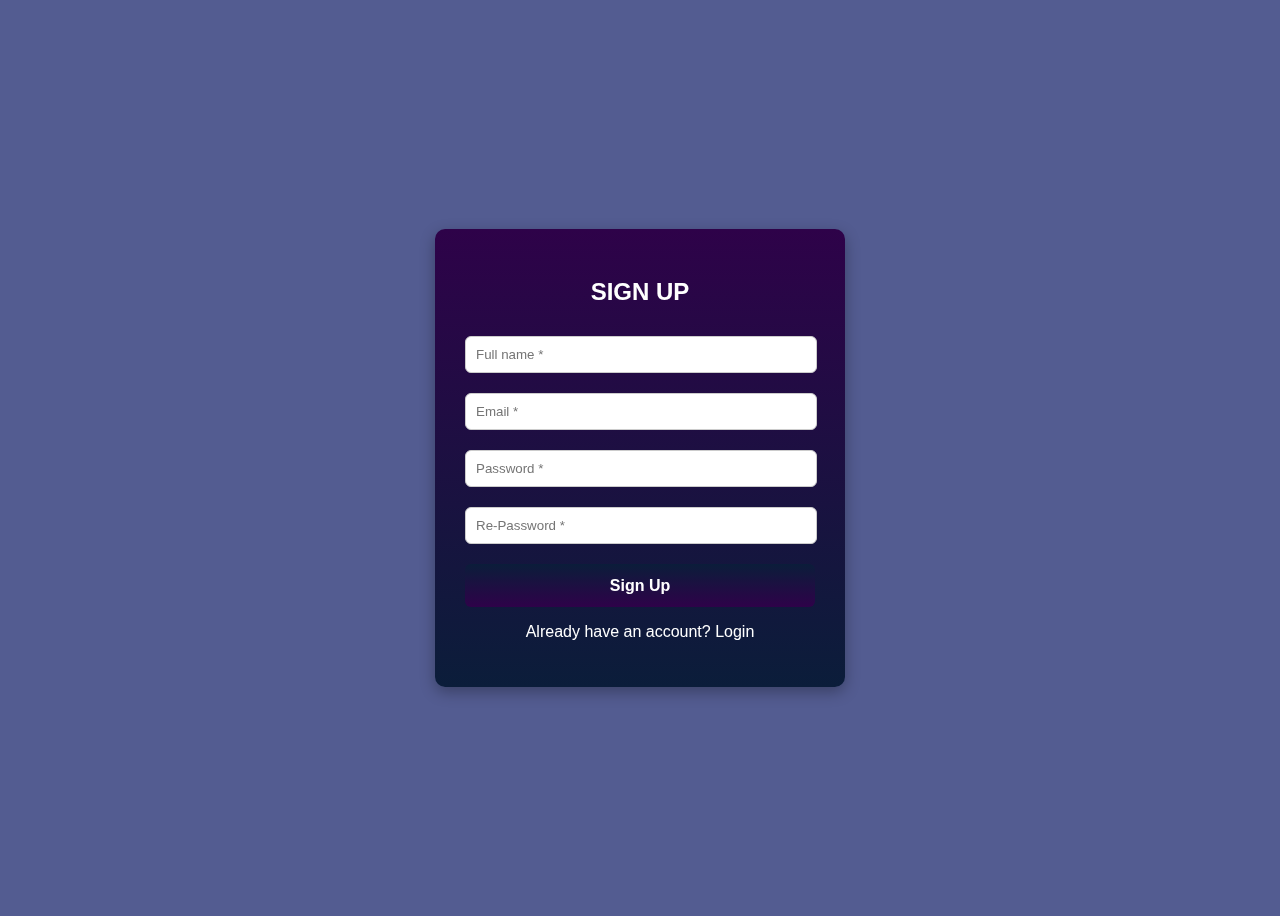
<file: index.htm>
<!DOCTYPE html>
<html lang="en">

<head>
  <meta charset="UTF-8" />
  <meta name="viewport" content="width=device-width, initial-scale=1.0" />
  <title>Login | Sign Up</title>
  <link rel="stylesheet" href="css/Login.css">
</head>

<body>

  <div class="container">
    <!-- Sign Up Form -->
    <form id="signup-form" onsubmit="signUp(event)">
      <h2>Sign Up</h2>
      <input type="text" id="fullname" placeholder="Full name *" required />
      <input type="email" id="email" placeholder="Email *" required />
      <input type="password" id="password" placeholder="Password *" minlength="8" required />
      <input type="password" id="repassword" placeholder="Re-Password *" minlength="8" required />
      <button type="submit">Sign Up</button>
      <p class="error" id="error"></p>
      <p class="toggle-link" onclick="toggleForm('login')">Already have an account? Login</p>
    </form>
    <!-- Login Form -->
    <form id="login-form" style="display: none;" onsubmit="login(event)">
      <h2>Login</h2>
      <input type="email" id="login-email" placeholder="Email *" required />
      <input type="password" id="login-password" placeholder="Password *" required />
      <button type="submit">Login</button>
      <p class="error" id="login-error"></p>
      <p class="toggle-link" onclick="toggleForm('signup')">Don't have an account? Sign Up</p>
    </form>
  </div>

  <script src="js/Login.js"></script>

</body>

</html>
</file>
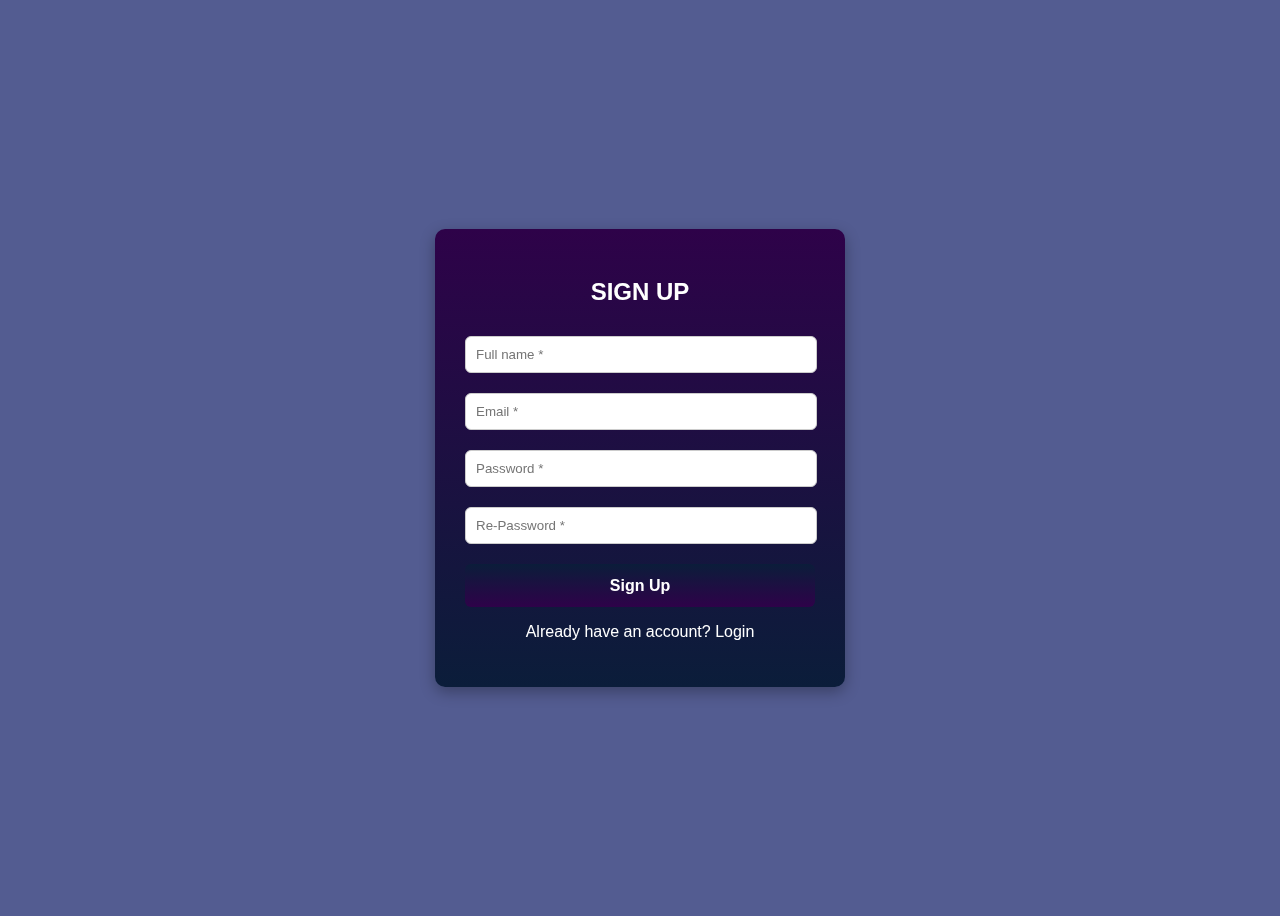
<file: index.html>
<!DOCTYPE html>
<html lang="en">

<head>
  <meta charset="UTF-8" />
  <meta name="viewport" content="width=device-width, initial-scale=1.0" />
  <title>Login | Sign Up</title>
  <link rel="stylesheet" href="css/Login.css">
</head>

<body>

  <div class="container">
    <!-- Sign Up Form -->
    <form id="signup-form" onsubmit="signUp(event)">
      <h2>Sign Up</h2>
      <input type="text" id="fullname" placeholder="Full name *" required />
      <input type="email" id="email" placeholder="Email *" required />
      <input type="password" id="password" placeholder="Password *" minlength="8" required />
      <input type="password" id="repassword" placeholder="Re-Password *" minlength="8" required />
      <button type="submit">Sign Up</button>
      <p class="error" id="error"></p>
      <p class="toggle-link" onclick="toggleForm('login')">Already have an account? Login</p>
    </form>
    <!-- Login Form -->
    <form id="login-form" style="display: none;" onsubmit="login(event)">
      <h2>Login</h2>
      <input type="email" id="login-email" placeholder="Email *" required />
      <input type="password" id="login-password" placeholder="Password *" required />
      <button type="submit">Login</button>
      <p class="error" id="login-error"></p>
      <p class="toggle-link" onclick="toggleForm('signup')">Don't have an account? Sign Up</p>
    </form>
  </div>

  <script src="js/Login.js"></script>

</body>


</html>
</file>
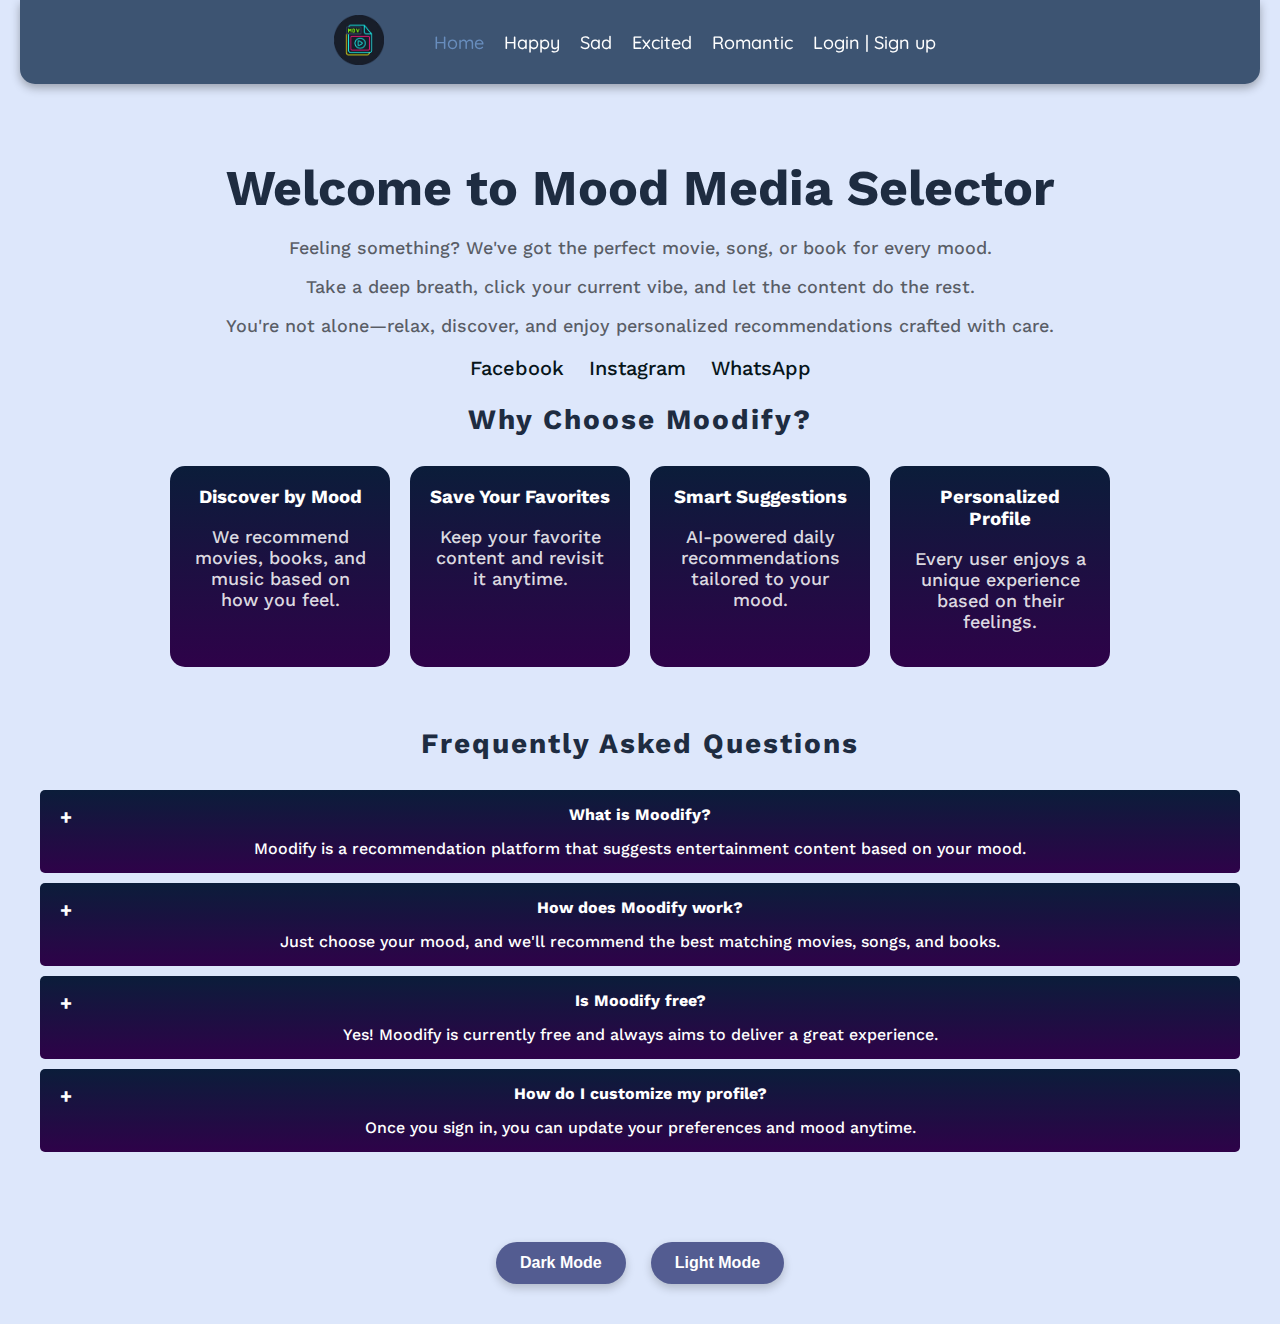
<file: pages/Mode Media Selector.html>
<!DOCTYPE html>
<html lang="en">

<head>
  <meta charset="UTF-8" />
  <meta name="viewport" content="width=device-width, initial-scale=1.0" />
  <title>Mood Media Selector</title>
  <link rel="preconnect" href="https://fonts.googleapis.com">
  <link rel="preconnect" href="https://fonts.gstatic.com" crossorigin>
  <link
    href="https://fonts.googleapis.com/css2?family=Open+Sans:ital,wght@0,300..800;1,300..800&family=Roboto+Mono:ital,wght@0,100..700;1,100..700&family=Work+Sans:ital,wght@0,100..900;1,100..900&display=swap"
    rel="stylesheet">
  <link rel="preconnect" href="https://fonts.googleapis.com">
  <link rel="preconnect" href="https://fonts.gstatic.com" crossorigin>
  <link
    href="https://fonts.googleapis.com/css2?family=Open+Sans:ital,wght@0,300..800;1,300..800&family=Quicksand:wght@300..700&family=Roboto+Mono:ital,wght@0,100..700;1,100..700&family=Work+Sans:ital,wght@0,100..900;1,100..900&display=swap"
    rel="stylesheet">
  <link rel="stylesheet" href="../css/style.css">
</head>

<body>
  <!-- Navbar -->
  <div class="navbar">
    <div class="nav-logo">
      <a href="../pages/Mode Media Selector.html"><img src="../images/Logo.png" alt="Logo"></a>
    </div>
    <div onclick="toggleNavbar()" class="bars">
      <div></div>
      <div></div>
      <div></div>
    </div>
    <div class="nav-items">
      <a href="Mode Media Selector.html" class="nav-item active">Home</a>
      <a href="happy.html" class="nav-item">Happy</a>
      <a href="sad.html" class="nav-item">Sad</a>
      <a href="excited.html" class="nav-item">Excited</a>
      <a href="romantic.html" class="nav-item">Romantic</a>
      <a href="../Login.htm" class="nav-item">Login | Sign up</a>
    </div>
  </div>

  <!-- Home Section -->
  <div class="intro section active" id="home">
    <h1>Welcome to Mood Media Selector</h1>
    <p>Feeling something? We've got the perfect movie, song, or book for every mood.</p>
    <p>Take a deep breath, click your current vibe, and let the content do the rest.</p>
    <p>You're not alone—relax, discover, and enjoy personalized recommendations crafted with care.</p>
    <div class="social-links">
      <a href="https://www.facebook.com">Facebook</a>
      <a href="https://www.instagram.com">Instagram</a>
      <a href="https://www.whatsapp.com">WhatsApp</a>
    </div>
    <div id="homepage-section"></div>

    <!-- Features Section -->
    <h2>Why Choose Moodify?</h2>
    <div class="features">
      <div class="feature-card">
        <h3>Discover by Mood</h3>
        <p>We recommend movies, books, and music based on how you feel.</p>
      </div>
      <div class="feature-card">
        <h3>Save Your Favorites</h3>
        <p>Keep your favorite content and revisit it anytime.</p>
      </div>
      <div class="feature-card">
        <h3>Smart Suggestions</h3>
        <p>AI-powered daily recommendations tailored to your mood.</p>
      </div>
      <div class="feature-card">
        <h3>Personalized Profile</h3>
        <p>Every user enjoys a unique experience based on their feelings.</p>
      </div>
    </div>

    <!-- FAQ Section -->
    <div class="faq">
      <h2>Frequently Asked Questions</h2>
      <div class="faq-item">
        <div class="faq-question">What is Moodify?</div>
        <div class="faq-answer">Moodify is a recommendation platform that suggests entertainment content based
          on your mood.</div>
      </div>
      <div class="faq-item">
        <div class="faq-question">How does Moodify work?</div>
        <div class="faq-answer">Just choose your mood, and we'll recommend the best matching movies, songs, and
          books.</div>
      </div>
      <div class="faq-item">
        <div class="faq-question">Is Moodify free?</div>
        <div class="faq-answer">Yes! Moodify is currently free and always aims to deliver a great experience.
        </div>
      </div>
      <div class="faq-item">
        <div class="faq-question">How do I customize my profile?</div>
        <div class="faq-answer">Once you sign in, you can update your preferences and mood anytime.</div>
      </div>
    </div>
  </div>

  <div class="control-buttons">
    <button onclick="changeBg('dark')">Dark Mode</button>
    <button onclick="changeBg('light')">Light Mode</button>
  </div>


  <script src="../js/main.js"></script>


</body>

</html>
</file>
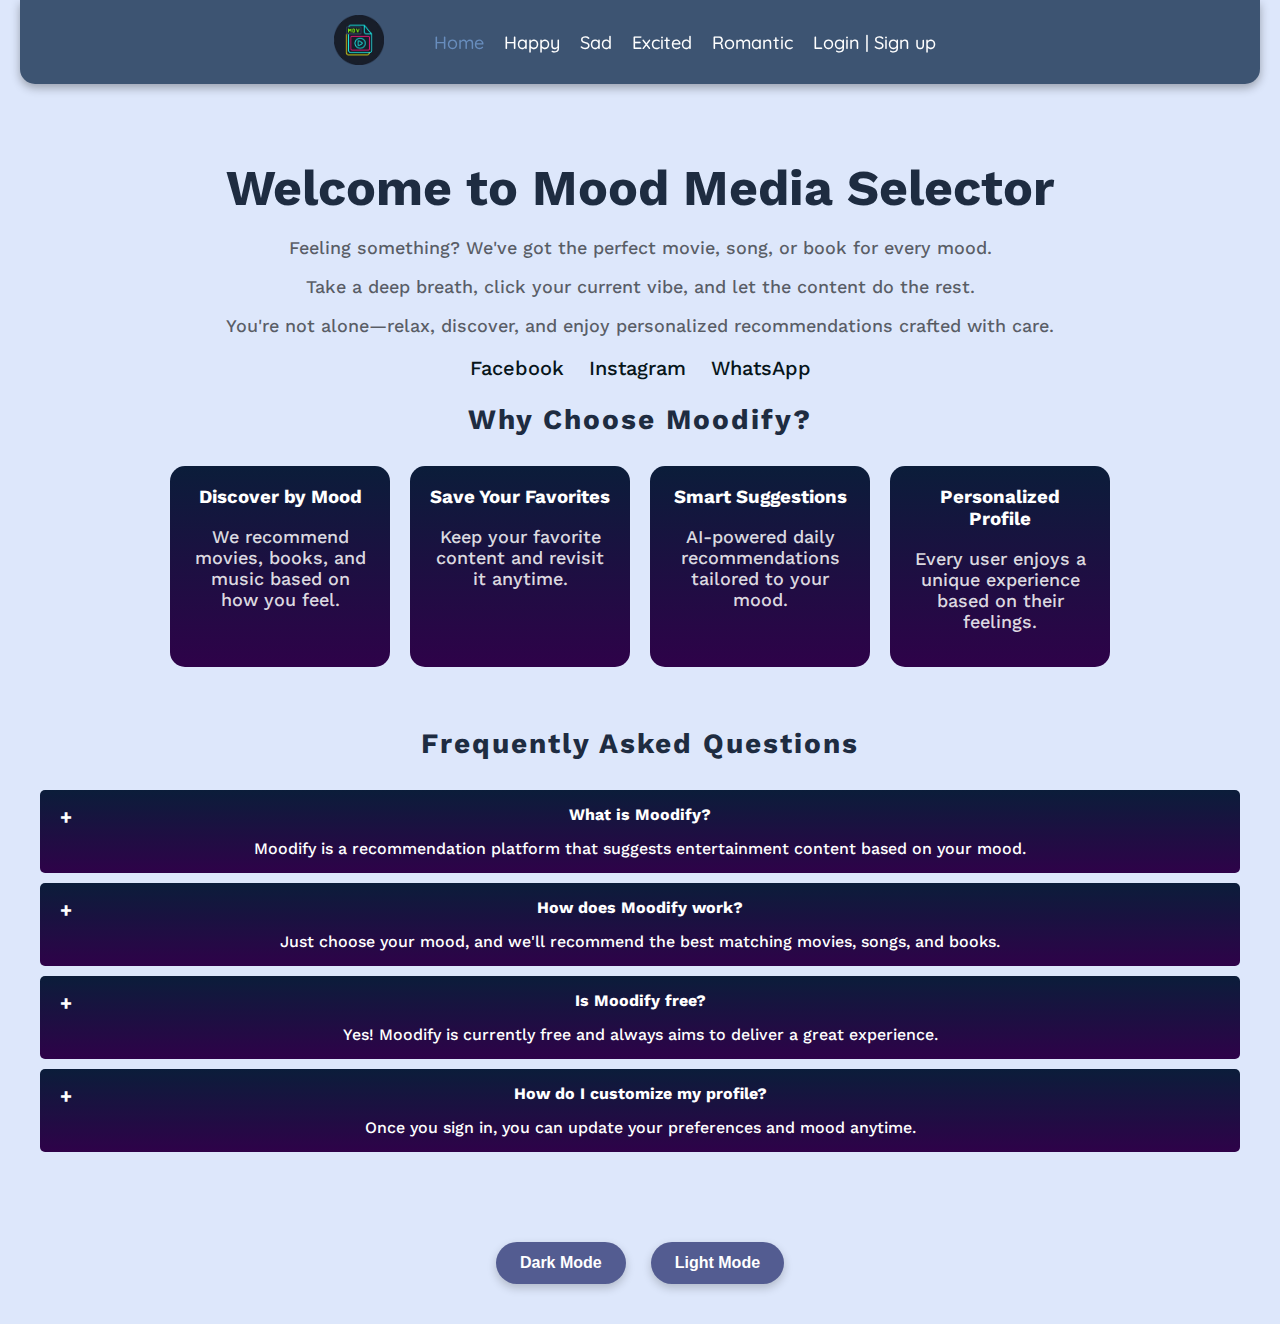
<file: pages/ModeMediaSelector.html>
<!DOCTYPE html>
<html lang="en">

<head>
  <meta charset="UTF-8" />
  <meta name="viewport" content="width=device-width, initial-scale=1.0" />
  <title>Mood Media Selector</title>
  <link rel="preconnect" href="https://fonts.googleapis.com">
  <link rel="preconnect" href="https://fonts.gstatic.com" crossorigin>
  <link
    href="https://fonts.googleapis.com/css2?family=Open+Sans:ital,wght@0,300..800;1,300..800&family=Roboto+Mono:ital,wght@0,100..700;1,100..700&family=Work+Sans:ital,wght@0,100..900;1,100..900&display=swap"
    rel="stylesheet">
  <link rel="preconnect" href="https://fonts.googleapis.com">
  <link rel="preconnect" href="https://fonts.gstatic.com" crossorigin>
  <link
    href="https://fonts.googleapis.com/css2?family=Open+Sans:ital,wght@0,300..800;1,300..800&family=Quicksand:wght@300..700&family=Roboto+Mono:ital,wght@0,100..700;1,100..700&family=Work+Sans:ital,wght@0,100..900;1,100..900&display=swap"
    rel="stylesheet">
  <link rel="stylesheet" href="../css/style.css">
</head>

<body>
  <!-- Navbar -->
  <div class="navbar">
    <div class="nav-logo">
      <a href="../pages/ModeMediaSelector.html"><img src="../images/Logo.png" alt="Logo"></a>
    </div>
    <div onclick="toggleNavbar()" class="bars">
      <div></div>
      <div></div>
      <div></div>
    </div>
    <div class="nav-items">
      <a href="ModeMediaSelector.html" class="nav-item active">Home</a>
      <a href="happy.html" class="nav-item">Happy</a>
      <a href="sad.html" class="nav-item">Sad</a>
      <a href="excited.html" class="nav-item">Excited</a>
      <a href="romantic.html" class="nav-item">Romantic</a>
      <a href="../index.html" class="nav-item">Login | Sign up</a>
    </div>
  </div>

  <!-- Home Section -->
  <div class="intro section active" id="home">
    <h1>Welcome to Mood Media Selector</h1>
    <p>Feeling something? We've got the perfect movie, song, or book for every mood.</p>
    <p>Take a deep breath, click your current vibe, and let the content do the rest.</p>
    <p>You're not alone—relax, discover, and enjoy personalized recommendations crafted with care.</p>
    <div class="social-links">
      <a href="https://www.facebook.com">Facebook</a>
      <a href="https://www.instagram.com">Instagram</a>
      <a href="https://www.whatsapp.com">WhatsApp</a>
    </div>
    <div id="homepage-section"></div>

    <!-- Features Section -->
    <h2>Why Choose Moodify?</h2>
    <div class="features">
      <div class="feature-card">
        <h3>Discover by Mood</h3>
        <p>We recommend movies, books, and music based on how you feel.</p>
      </div>
      <div class="feature-card">
        <h3>Save Your Favorites</h3>
        <p>Keep your favorite content and revisit it anytime.</p>
      </div>
      <div class="feature-card">
        <h3>Smart Suggestions</h3>
        <p>AI-powered daily recommendations tailored to your mood.</p>
      </div>
      <div class="feature-card">
        <h3>Personalized Profile</h3>
        <p>Every user enjoys a unique experience based on their feelings.</p>
      </div>
    </div>

    <!-- FAQ Section -->
    <div class="faq">
      <h2>Frequently Asked Questions</h2>
      <div class="faq-item">
        <div class="faq-question">What is Moodify?</div>
        <div class="faq-answer">Moodify is a recommendation platform that suggests entertainment content based
          on your mood.</div>
      </div>
      <div class="faq-item">
        <div class="faq-question">How does Moodify work?</div>
        <div class="faq-answer">Just choose your mood, and we'll recommend the best matching movies, songs, and
          books.</div>
      </div>
      <div class="faq-item">
        <div class="faq-question">Is Moodify free?</div>
        <div class="faq-answer">Yes! Moodify is currently free and always aims to deliver a great experience.
        </div>
      </div>
      <div class="faq-item">
        <div class="faq-question">How do I customize my profile?</div>
        <div class="faq-answer">Once you sign in, you can update your preferences and mood anytime.</div>
      </div>
    </div>
  </div>

  <div class="control-buttons">
    <button onclick="changeBg('dark')">Dark Mode</button>
    <button onclick="changeBg('light')">Light Mode</button>
  </div>


  <script src="../js/main.js"></script>


</body>

</html>
</file>
<file: css/Login.css>
body {
  background-color: #535C91;
  backdrop-filter: blur(5px);
  -webkit-backdrop-filter: blur(5px);
  font-family: Arial, sans-serif;
  display: flex;
  justify-content: center;
  align-items: center;
  height: 100vh;
}

.container {
  background: linear-gradient(
  to bottom,
  #2e0249,
  #0b1d3a
);
  padding: 30px;
  border-radius: 10px;
  box-shadow: 0 5px 15px rgba(0,0,0,0.3);
  width: 350px;
}

h2 {
  text-align: center;
  color: white;
  margin-bottom: 20px;
  text-transform: uppercase;
}

input {
  width: calc(100% - 20px);
  padding: 10px;
  margin: 10px 0;
  border: 1px solid #ccc;
  border-radius: 6px;
}

button {
  width: 100%;
  height: 43px;
  padding: 10px;
  margin-top: 10px;
  background: linear-gradient(to top, #2e0249, #0b1d3a);
  color: white;
  border: none;
  border-radius: 6px;
  font-weight: bold;
  cursor: pointer;
  transition: 0.3s;
  font-size: 16px;
}

button:hover {
  background: #d9d6d2;
  color: #2e0249
}

.error {
  color: red;
  text-align: center;
}

.toggle-link {
  color: white;
  cursor: pointer;
  text-align: center;
  display: block;
  margin-top: 15px;
}
</file>
<file: css/style.css>
* {
  box-sizing: border-box;
}

body {
  background-color: #dde7fb;
  color: white;
  font-family: "Work Sans", sans-serif;
  font-weight: 500;
  margin: 0;
  padding: 0 20px;
  scroll-behavior: smooth;
}

body.dark-mode {
  background-color: #070F2B;
  color: white;
}

/* Componet */
.divider {
  border: none;
  border-top: 5px solid #3D5472;
  margin: 40px 0;
  width: 80%;
  margin-left: auto;
  margin-right: auto;
}

body.dark-mode .divider {
  border-top: 5px solid #9290C3;
}

.navbar {
  display: flex;
  flex-wrap: wrap;
  justify-content: flex-end;
  font-family: "Quicksand", sans-serif;
  background-color: #3D5472;
  justify-content: center;
  align-items: center;
  padding: 15px 10px;
  gap: 20px;
  position: sticky;
  top: 0;
  z-index: 1000;
  box-shadow: 0 4px 10px rgba(0, 0, 0, 0.3);
  border-radius: 0 0 15px 15px;
  -webkit-border-radius: 0 0 15px 15px;
  -moz-border-radius: 0 0 15px 15px;
  -ms-border-radius: 0 0 15px 15px;
  -o-border-radius: 0 0 15px 15px;
}

body.dark-mode .navbar {
  background-color: #1B1A55;
}
.nav-logo img {
  height: 50px;
  cursor: pointer;
}

.navbar .nav-items {
  display: flex;
}

.navbar .nav-items a {
  text-decoration: none;
  color: white;
  margin: 0 10px;
}

.nav-item {
  cursor: pointer;
  font-size: 18px;
  transition: color 0.3s;
}

body.dark-mode .navbar .nav-items a:hover,
body.dark-mode .navbar .nav-items a.active {
  color: #535C91
}

.navbar .nav-items a:hover,
.navbar .nav-items a.active {
  color: #688dbd
}

.navbar .bars {
  display: flex;
  flex-direction: column;
  justify-content: center;
  align-items: center;
  cursor: pointer;
}
.navbar .bars div {
  width: 15px;
  height: 2px;
  background-color: white;
  border-radius: 20px;
  -webkit-border-radius: 20px;
  -moz-border-radius: 20px;
  -ms-border-radius: 20px;
  -o-border-radius: 20px;
  position: relative;
  display: none;
  margin: 2px 0;
}

@media(max-width: 768px) {
  .navbar {
    justify-content: space-between;
  }
  .navbar .bars div {
    display: block
  }
  .navbar .nav-items {
    display: none;
  }
  .navbar .nav-items.active {
    display: flex;
    flex-direction: column;
    align-items: center;
    position: absolute;
    top: 70px;
    right: 0;
    width: 100%;
    padding: 20px;
    background-color: #3D5472;
    box-shadow: 0 4px 10px rgba(0, 0, 0, 0.2);
    border-radius: 0 0 10px 10px;
    -webkit-border-radius: 0 0 10px 10px;
    -moz-border-radius: 0 0 10px 10px;
    -ms-border-radius: 0 0 10px 10px;
    -o-border-radius: 0 0 10px 10px;
  }
  body.dark-mode .navbar .nav-items.active {
    background-color: #1B1A55;
  }
  .navbar .nav-items.active a {
    display: block;
    width: 100%;
    text-align: center;
    padding: 10px 0;
    margin: 10px 0;
    transition: .3s;
    -webkit-transition: .3s;
    -moz-transition: .3s;
    -ms-transition: .3s;
    -o-transition: .3s;
}
}

.control-buttons {
  text-align: center;
  margin: 30px auto;
}

.control-buttons button {
  background-color: #3D5472;
  color: white;
  border: none;
  padding: 12px 24px;
  margin: 10px;
  font-size: 16px;
  font-weight: bold;
  border-radius: 30px;
  cursor: pointer;
  transition: background-color 0.3s ease, transform 0.2s ease;
  box-shadow: 0 4px 10px rgba(0, 0, 0, 0.2);
  -webkit-border-radius: 30px;
  -moz-border-radius: 30px;
  -ms-border-radius: 30px;
  -o-border-radius: 30px;
}

body:not(.dark-mode) .control-buttons button {
  background-color: #535C91;
  color: #fff;
}

.control-buttons button:hover {
  background-color: #2e0249;
  transform: scale(1.05);
}

/* Home Page */
.section {
  padding: 40px 20px;
  animation: fadeIn 0.6s ease;
  -webkit-animation: fadeIn 0.6s ease;
}

.active {
  display: block;
}

.intro {
  /* background-color: #1f1f1f; */
  text-align: center;
}

.intro h1 {
  font-size: 50px;
  margin-bottom: 20px;
  animation: slideIn 0.7s ease;
}

body:not(.dark-mode) .intro h1 {
  color: #1e2c41;

}

.intro p {
  font-size: 18px;
  margin-bottom: 15px;
  color: #ccc;
  animation: fadeInUp 0.8s ease forwards;
}

body:not(.dark-mode) .intro p {
  color: rgba(0, 0, 0, 0.6)
}

.social-links {
  margin-top: 20px;
}

.social-links a {
  margin: 0 10px;
  text-decoration: none;
  color: #ddd;
  font-size: 20px;
  transition: color 0.3s;
}

body:not(.dark-mode) .social-links a {
  color: rgb(7, 21, 26);
}

.social-links a:hover {
  color: #535C91;
}

body:not(.dark-mode) .social-links a:hover {
  color: #535C91;
}
.content {
  max-width: 1200px;
  margin: auto;
}

.section h2 {
  font-size: 28px;
  margin-bottom: 30px;
  font-weight: bold;
  text-align: center;
  color: #1e2c41;
  letter-spacing: 2px;
}

body.dark-mode .section h2 {
  color: white;
}

.features {
  display: flex;
  gap: 20px;
  flex-wrap: wrap;
  justify-content: center;
}

.feature-card {
  background: linear-gradient(to top, #2e0249, #0b1d3a);
  padding: 20px;
  border-radius: 15px;
  width: 220px;
  box-shadow: 0 0 10px rgba(255, 255, 255, 0.1);
  transition: transform 0.3s ease;
}

.feature-card:hover {
  transform: translateY(-5px);
  -webkit-transform: translateY(-5px);
  -moz-transform: translateY(-5px);
  -ms-transform: translateY(-5px);
  -o-transform: translateY(-5px);
}

.feature-card h3 {
  margin-top: 0;
  margin-bottom: 10px;
}

body:not(.dark-mode) .feature-card p {
  color: rgba(255, 255, 255, 0.85);
}
.faq {
  margin-top: 60px;
}

.faq-item {
  background-color: #222;
  margin-bottom: 10px;
  border-radius: 5px;
  overflow: hidden;
}

body .faq-item {
  background: linear-gradient(to top, #2e0249, #0b1d3a);
}

.faq-question {
  padding: 15px 20px;
  cursor: pointer;
  font-weight: bold;
  position: relative;
}

.faq-question::after {
  content: '+';
  position: absolute;
  left: 20px;
  font-size: 20px;
}

.faq-answer {
  margin-bottom: 15px;
}

/* Category of Pages */
.category {
  margin: 40px 0;
}

.category-title {
  font-size: 22px;
  margin-bottom: 15px;
  cursor: pointer;
  text-transform: uppercase;
  text-align: center;
  color: #1e2c41;
  letter-spacing: 3px;
  position: relative;
}
body.dark-mode .category-title {
  color: #9290C3;
}

.media-list {
  display: flex;
  flex-wrap: wrap;
  justify-content: center;
  gap: 20px;
  display: none;
}

.media-list.show {
  display: flex;
}

.media-item,
.movie-card {
  width: 180px;
  background: linear-gradient(
  to bottom,
  #2e0249,
  #0b1d3a
);
  padding: 10px;
  border-radius: 8px;
  text-align: center;
  cursor: pointer;
  transition: transform 0.3s ease, box-shadow 0.3s ease;
  animation: fadeInCard 0.5s ease;
}

body:not(.dark-mode) .media-item {
  background-color: rgb(135, 132, 132);
}

.media-item:hover {
  transform: scale(1.05);
  box-shadow: 0 4px 12px rgba(0, 0, 0, 0.4);
}

.media-poster {
  width: 100%;
  height: 270px;
  object-fit: cover;
  border-radius: 5px;
  margin-bottom: 10px;
  transition: transform 0.4s ease;
}

.movie-card {
  background-color: #292929;
  border-radius: 15px;
  padding: 10px;
  text-align: center;
  transition: transform 0.3s, box-shadow 0.3s;
}

body:not(.dark-mode) .movie-card {
  background-color: rgb(135, 132, 132);
}
.movie-card:hover {
  transform: scale(1.05);
  box-shadow: 0 4px 12px rgba(0, 0, 0, 0.4);
}

.movie-card img {
  width: 100%;
  border-radius: 10px;
}

.movie-card h3 {
  font-size: 1.1rem;
  margin: 10px 0 5px;
}

.movie-card p {
  font-size: 0.9rem;
  color: #ddd;
}

.modal {
  position: fixed;
  top: 0;
  left: 0;
  width: 100%;
  height: 100%;
  background: rgba(0,0,0,0.6);
  display: flex;
  justify-content: center;
  align-items: center;
  z-index: 999;
}
.modal-content {
  background: #3D5472;
  padding: 20px;
  border-radius: 12px;
  text-align: center;
  max-width: 400px;
  width: 80%;
  position: relative;
}
.modal-content img {
  max-width: 100%;
  height: 350px;
  border-radius: 8px;
}
.close-btn {
  position: absolute;
  right: 12px;
  top: 1px;
  cursor: pointer;
  font-size: 24px;
  color: white;
}

@keyframes fadeIn {
  from {
      opacity: 0;
  }

  to {
      opacity: 1;
  }
}

@keyframes fadeInCard {
  from {
      opacity: 0;
      transform: scale(0.95);
  }

  to {
      opacity: 1;
      transform: scale(1);
  }
}

@keyframes slideIn {
  from {
      transform: translateY(-20px);
      opacity: 0;
  }

  to {
      transform: translateY(0);
      opacity: 1;
  }
}

@keyframes fadeInUp {
  from {
      transform: translateY(10px);
      opacity: 0;
  }

  to {
      transform: translateY(0);
      opacity: 1;
  }
}

@media (max-width: 768px) {
  .media-item,
  .movie-card {
      width: 45%;
  }

  .nav-item {
      font-size: 16px;
  }

  .intro h1 {
      font-size: 26px;
  }

  .intro p {
      font-size: 16px;
  }
}

@media (max-width: 480px) {
  .media-item,
  .movie-card {
      width: 100%;
  }
}
</file>
